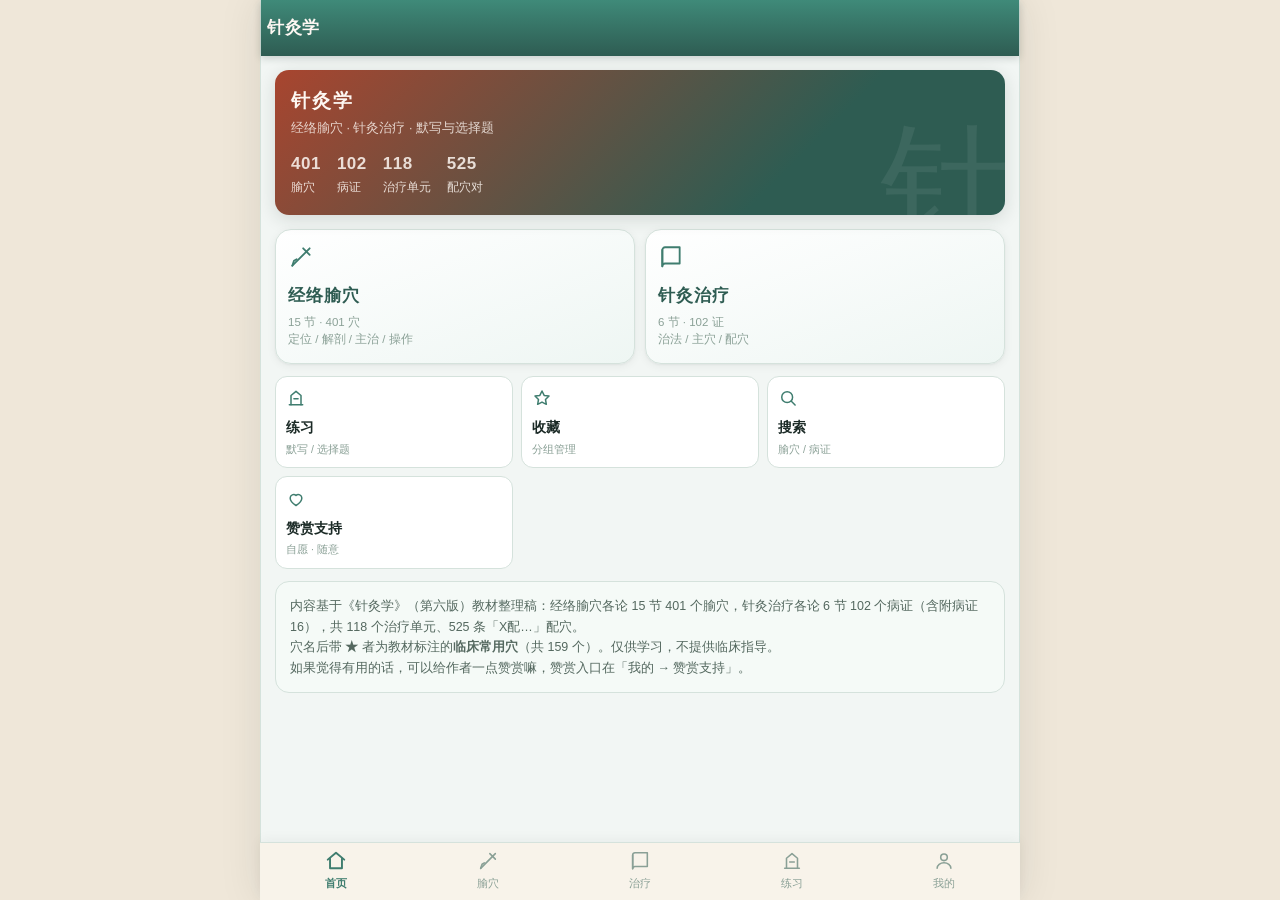
<file: index.html>
<!DOCTYPE html>
<html lang="zh-CN">
<head>
<meta charset="utf-8">
<meta name="viewport" content="width=device-width,initial-scale=1,maximum-scale=1,user-scalable=no,viewport-fit=cover">
<meta name="theme-color" content="#3f7d6f">
<meta name="format-detection" content="telephone=no">
<meta name="description" content="针灸学 · 经络腧穴与针灸治疗卡片（离线可用）">
<title>针灸学</title>
<link rel="stylesheet" href="app.css">
<meta name="apple-mobile-web-app-capable" content="yes">
<meta name="apple-mobile-web-app-status-bar-style" content="default">
<meta name="apple-mobile-web-app-title" content="针灸学">
<meta name="mobile-web-app-capable" content="yes">
<link rel="manifest" href="manifest.webmanifest">
<link rel="apple-touch-icon" sizes="180x180" href="icons/apple-touch-icon.png">
<link rel="icon" type="image/png" sizes="192x192" href="icons/icon-192.png">
</head>
<body>
<div id="app">
  <header id="hd"></header>
  <main id="main"><div class="empty">载入中…</div></main>
  <nav id="tabbar"></nav>
</div>
<div id="toast" aria-live="polite"></div>
<div id="dialog"></div>
<script src="js/version.js"></script>
<script src="data/zhenjiu.js"></script>
<script src="js/core.js"></script>
<script src="js/ui.js"></script>
<script src="js/cards.js"></script>
<script src="js/practice.js"></script>
<script src="js/misc.js"></script>
<script src="js/boot.js"></script>
<script>
/* 针灸学 · 注册 Service Worker（离线可用；失败不影响已缓存资源） */
(function () {
  if (!('serviceWorker' in navigator)) return;
  window.addEventListener('load', function () {
    navigator.serviceWorker.register('sw.js', { scope: './' }).catch(function () {});
  });
})();
</script>
</body>
</html>
</file>
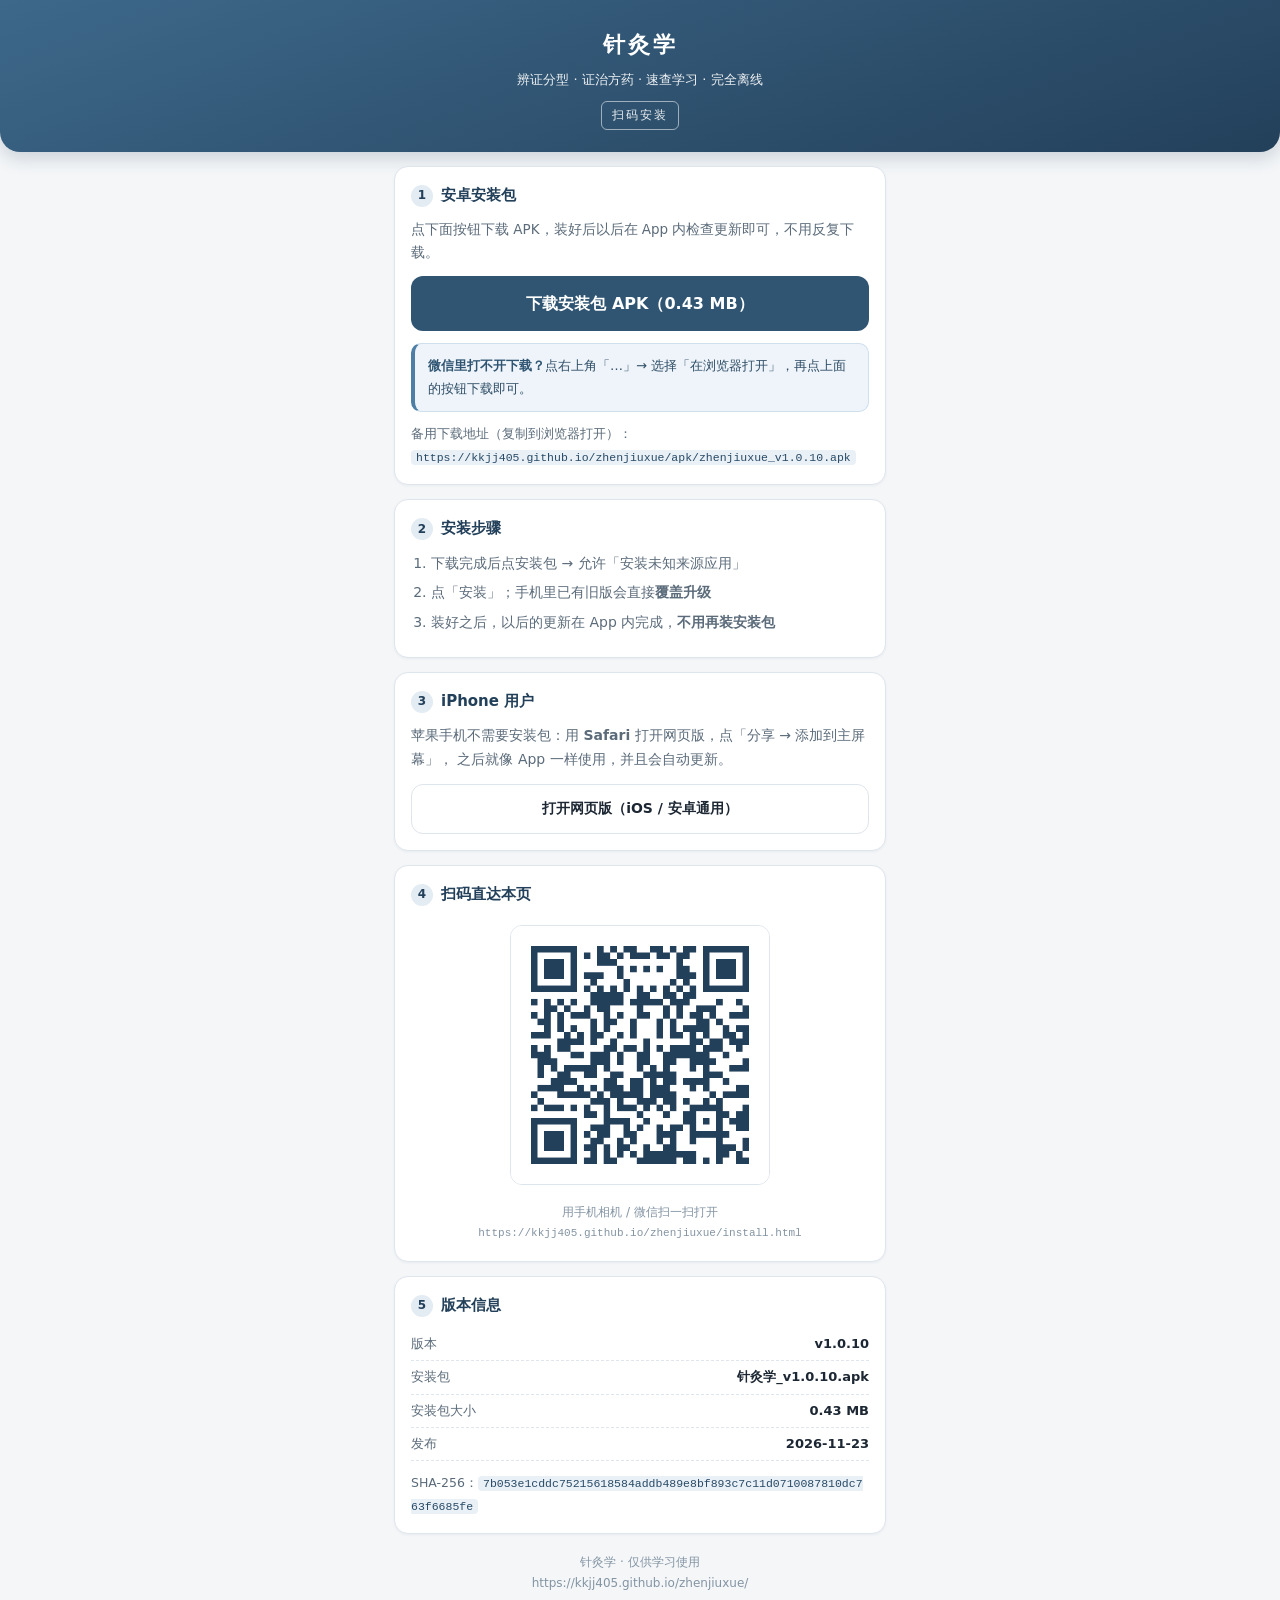
<file: install.html>
<!DOCTYPE html>
<html lang="zh-CN">
<head>
<meta charset="utf-8">
<meta name="viewport" content="width=device-width,initial-scale=1,viewport-fit=cover">
<meta name="theme-color" content="#2f5573">
<title>针灸学 · 扫码安装</title>
<style>
:root{--paper:#f4f6f8;--dai:#2f5573;--dai-d:#23405a;--ink:#1c2733;--ink2:#5b6b7a;--line:#dfe5ec}
*{box-sizing:border-box;-webkit-tap-highlight-color:transparent}
body{margin:0;background:var(--paper);color:var(--ink);
  font:15px/1.7 -apple-system,BlinkMacSystemFont,"PingFang SC","Noto Sans CJK SC","Microsoft YaHei",system-ui,sans-serif;
  -webkit-font-smoothing:antialiased;padding-bottom:34px}
.wrap{max-width:520px;margin:0 auto;padding:0 14px}
header{background:linear-gradient(160deg,#3d688a,#23405a);color:#fff;padding:26px 0 22px;text-align:center;
  border-radius:0 0 20px 20px;box-shadow:0 6px 18px rgba(35,64,90,.20)}
header h1{margin:0 0 6px;font-size:22px;letter-spacing:3px}
header p{margin:0;font-size:13px;opacity:.92}
.card{background:#ffffff;border:1px solid var(--line);border-radius:14px;padding:16px;margin-top:14px;
  box-shadow:0 1px 3px rgba(44,66,84,.05)}
.card h2{margin:0 0 10px;font-size:15px;display:flex;align-items:center;gap:8px;color:var(--dai-d)}
.card h2 i{width:22px;height:22px;border-radius:50%;background:#e3ecf3;color:var(--dai-d);
  font-style:normal;font-size:12px;font-weight:700;display:flex;align-items:center;justify-content:center;flex:0 0 22px}
.btn{display:block;text-align:center;text-decoration:none;border-radius:12px;padding:14px;font-size:16px;font-weight:700;
  background:var(--dai);color:#fff;margin-top:12px}
.btn:active{background:var(--dai-d)}
.btn.ghost{background:#ffffff;color:var(--ink);border:1px solid var(--line);font-weight:600;font-size:14px;padding:12px}
.note{background:#eef4f9;border:1px solid #cfdfec;border-left:4px solid #4d7ea6;border-radius:10px;
  padding:11px 13px;font-size:13px;color:#2f4d67;line-height:1.7;margin-top:12px}
.note b{color:#2f5573}
ol{margin:8px 0 0;padding-left:20px;font-size:14px;color:var(--ink2)}
ol li{margin-bottom:6px}
.qrbox{text-align:center;padding:8px 0 2px}
.qrbox img{width:min(70vw,260px);height:auto;border-radius:12px;border:1px solid var(--line);background:#fff}
.qrbox .tip{font-size:12px;color:#8394a3;margin-top:8px}
.kv{display:flex;justify-content:space-between;font-size:13px;color:var(--ink2);padding:5px 0;border-bottom:1px dashed var(--line)}
.kv:last-child{border-bottom:0}
.kv b{color:var(--ink)}
.meta{font-size:12.5px;color:var(--ink2);margin-top:10px;line-height:1.85;word-break:break-all}
.meta code{background:#e9f0f6;padding:1px 5px;border-radius:4px;font-size:11.5px;color:#284a66}
footer{text-align:center;color:#8394a3;font-size:12px;margin-top:18px;line-height:1.7}
.seal{display:inline-block;margin-top:10px;padding:3px 10px;border:1px solid rgba(255,255,255,.6);border-radius:6px;
  font-size:12px;letter-spacing:2px;opacity:.9}
</style>
</head>
<body>
<header>
  <h1>针灸学</h1>
  <p>辨证分型 · 证治方药 · 速查学习 · 完全离线</p>
  <div class="seal">扫码安装</div>
</header>
<div class="wrap">

  <div class="card">
    <h2><i>1</i>安卓安装包</h2>
    <p style="font-size:13.5px;color:var(--ink2);margin:0 0 6px">
      点下面按钮下载 APK，装好后以后在 App 内检查更新即可，不用反复下载。
    </p>
    <a class="btn" href="apk/zhenjiuxue_v1.0.10.apk" download>下载安装包 APK（0.43 MB）</a>
    <div class="note">
      <b>微信里打不开下载？</b>点右上角「…」→ 选择「在浏览器打开」，再点上面的按钮下载即可。
    </div>
    <div class="meta">备用下载地址（复制到浏览器打开）：<br><code>https://kkjj405.github.io/zhenjiuxue/apk/zhenjiuxue_v1.0.10.apk</code></div>
  </div>

  <div class="card">
    <h2><i>2</i>安装步骤</h2>
    <ol>
      <li>下载完成后点安装包 → 允许「安装未知来源应用」</li>
      <li>点「安装」；手机里已有旧版会直接<b>覆盖升级</b></li>
      <li>装好之后，以后的更新在 App 内完成，<b>不用再装安装包</b></li>
    </ol>
  </div>

  <div class="card">
    <h2><i>3</i>iPhone 用户</h2>
    <p style="font-size:14px;color:var(--ink2);margin:0 0 10px">
      苹果手机不需要安装包：用 <b>Safari</b> 打开网页版，点「分享 → 添加到主屏幕」，
      之后就像 App 一样使用，并且会自动更新。
    </p>
    <a class="btn ghost" href="https://kkjj405.github.io/zhenjiuxue/">打开网页版（iOS / 安卓通用）</a>
  </div>

  <div class="card">
    <h2><i>4</i>扫码直达本页</h2>
    <div class="qrbox">
      <img src="[data-uri]" alt="扫码打开安装页">
      <div class="tip">用手机相机 / 微信扫一扫打开 <br><code style="font-size:11px">https://kkjj405.github.io/zhenjiuxue/install.html</code></div>
    </div>
  </div>

  <div class="card">
    <h2><i>5</i>版本信息</h2>
    <div class="kv"><span>版本</span><b>v1.0.10</b></div>
    <div class="kv"><span>安装包</span><b>针灸学_v1.0.10.apk</b></div>
    <div class="kv"><span>安装包大小</span><b>0.43 MB</b></div>
    <div class="kv"><span>发布</span><b>2026-11-23</b></div>
    <div class="meta">SHA-256：<code>7b053e1cddc75215618584addb489e8bf893c7c11d0710087810dc763f6685fe</code></div>
  </div>

  <footer>
    针灸学 · 仅供学习使用<br>
    https://kkjj405.github.io/zhenjiuxue/
  </footer>
</div>
</body>
</html>
</file>
<file: app.css>
/* 中药学 · 宣纸米色 + 赭石棕 主题 */
:root{
  --paper:#f2f6f4; --paper-2:#e6efeb; --paper-3:#d3e2dc;
  --card:#ffffff; --card-2:#f5faf7;
  --ink:#1b2a26; --ink-2:#54685f; --ink-3:#8aa096;
  --brown:#3f7d6f; --brown-d:#2e5c52; --brown-l:#8fb3a9;
  --red:#a8382f; --red-l:#d08b80;
  --green:#2f7d4e; --green-l:#e4efe4;
  --blue:#3f7d6f; --blue-l:#e8f2ee;
  --line:#d5e2dc; --line-2:#bfd2ca;
  --sd:0 1px 2px rgba(27,42,38,.05), 0 2px 10px rgba(27,42,38,.06);
  --sd-2:0 4px 18px rgba(27,42,38,.14);
  --r:14px; --r-s:10px;
  --hd:56px; --tab:58px;
}
*{box-sizing:border-box;-webkit-tap-highlight-color:transparent}
html,body{margin:0;padding:0;height:100%}
body{
  background:var(--paper-2); color:var(--ink);
  font-family:-apple-system,BlinkMacSystemFont,"PingFang SC","Hiragino Sans GB","Microsoft YaHei","Source Han Sans SC",sans-serif;
  font-size:15px; line-height:1.65; -webkit-text-size-adjust:100%;
  overscroll-behavior-y:none;
}
.serif{font-family:"Songti SC","STSong","Noto Serif SC",Georgia,serif}
#app{
  position:relative; max-width:760px; margin:0 auto; min-height:100%;
  background:var(--paper); box-shadow:0 0 40px rgba(27,42,38,.10);
  display:flex; flex-direction:column;
}
/* ---------- 头部 ---------- */
#hd{
  position:sticky; top:0; z-index:30; height:var(--hd);
  display:flex; align-items:center; gap:6px; padding:0 10px 0 6px;
  background:linear-gradient(180deg,#3f8a79,#2e5c52);
  color:#fdf7f2; box-shadow:0 2px 8px rgba(18,38,32,.20);
  padding-top:env(safe-area-inset-top);
  height:calc(var(--hd) + env(safe-area-inset-top));
}
#hd .hd-title{font-size:17px; font-weight:600; letter-spacing:.5px; flex:1; min-width:0;
  overflow:hidden; text-overflow:ellipsis; white-space:nowrap}
#hd .hd-title small{font-weight:400; opacity:.75; font-size:12px; margin-left:6px}
.hd-btn{
  flex:0 0 auto; height:36px; min-width:36px; padding:0 10px; border:0; border-radius:9px;
  background:rgba(255,255,255,.14); color:#fff; font-size:14px; display:inline-flex;
  align-items:center; justify-content:center; gap:4px; cursor:pointer;
}
.hd-btn:active{background:rgba(255,255,255,.26)}
.hd-btn svg{width:18px;height:18px;fill:none;stroke:currentColor;stroke-width:1.9;stroke-linecap:round;stroke-linejoin:round}
/* ---------- 主体 ---------- */
#main{
  flex:1; padding:14px 14px calc(var(--tab) + env(safe-area-inset-bottom) + 22px);
  min-height:calc(100vh - var(--hd) - var(--tab));
}
#main.has-bar{padding-bottom:calc(var(--tab) + env(safe-area-inset-bottom) + 78px)}
/* ---------- 底部导航 ---------- */
#tabbar{
  position:fixed; left:50%; transform:translateX(-50%); bottom:0; z-index:40;
  width:100%; max-width:760px; height:calc(var(--tab) + env(safe-area-inset-bottom));
  padding-bottom:env(safe-area-inset-bottom);
  display:flex; background:rgba(248,243,234,.97); backdrop-filter:blur(8px);
  border-top:1px solid var(--line); box-shadow:0 -2px 12px rgba(27,42,38,.05);
}
#tabbar a{
  flex:1; display:flex; flex-direction:column; align-items:center; justify-content:center;
  gap:2px; text-decoration:none; color:var(--ink-3); font-size:11px; letter-spacing:.3px;
}
#tabbar a svg{width:22px;height:22px;fill:none;stroke:currentColor;stroke-width:1.7;stroke-linecap:round;stroke-linejoin:round}
#tabbar a.on{color:var(--brown); font-weight:600}
#tabbar a.on svg{stroke-width:2.1}
/* ---------- 通用 ---------- */
svg{flex:0 0 auto; overflow:visible}
.notice .nt svg{width:16px;height:16px;fill:none;stroke:currentColor;stroke-width:1.8;stroke-linecap:round}
.list .li > span svg{width:20px;height:20px;fill:none;stroke:currentColor;stroke-width:1.7;stroke-linecap:round;stroke-linejoin:round}
.btn svg{width:17px;height:17px;fill:none;stroke:currentColor;stroke-width:1.8;stroke-linecap:round;stroke-linejoin:round}
.card{background:var(--card); border:1px solid var(--line); border-radius:var(--r); box-shadow:var(--sd); padding:14px; margin-bottom:12px}
.card.flat{box-shadow:none; background:var(--card-2)}
.row{display:flex; align-items:center; gap:10px}
.row.between{justify-content:space-between}
.row.wrap{flex-wrap:wrap}
.grow{flex:1; min-width:0}
.muted{color:var(--ink-2)}
.dim{color:var(--ink-3)}
.small{font-size:12.5px}
.tiny{font-size:11.5px}
.b{font-weight:600}
.center{text-align:center}
.mt0{margin-top:0}.mt6{margin-top:6px}.mt10{margin-top:10px}.mt14{margin-top:14px}.mt18{margin-top:18px}
.mb0{margin-bottom:0}.mb6{margin-bottom:6px}.mb10{margin-bottom:10px}
.hr{height:1px;background:var(--line);margin:12px 0;border:0}
.empty{padding:44px 16px; text-align:center; color:var(--ink-3); font-size:14px}
.empty .em-ico{font-size:30px; opacity:.5; display:block; margin-bottom:8px}
h1,h2,h3,h4{margin:0 0 8px; line-height:1.35}
h1{font-size:20px}h2{font-size:17px}h3{font-size:15.5px}h4{font-size:14px}
p{margin:0 0 8px}
a{color:var(--brown); text-decoration:none}
/* 按钮 */
.btn{
  display:inline-flex; align-items:center; justify-content:center; gap:5px;
  height:42px; padding:0 18px; border-radius:11px; border:1px solid var(--line-2);
  background:var(--card); color:var(--ink); font-size:15px; font-weight:500;
  cursor:pointer; user-select:none; font-family:inherit;
}
.btn:active{transform:scale(.985); background:var(--card-2)}
.btn.primary{background:linear-gradient(180deg,#3f8a79,#3f7d6f); border-color:#264a41; color:#fff}
.btn.primary:active{background:#2e5c52}
.btn.danger{color:var(--red); border-color:#e6c6c0; background:#f8f1f0}
.btn.ghost{background:transparent; border-color:transparent; color:var(--brown)}
.btn.block{width:100%}
.btn.sm{height:34px; padding:0 12px; font-size:13.5px; border-radius:9px}
.btn.xs{height:28px; padding:0 9px; font-size:12.5px; border-radius:8px}
.btn[disabled]{opacity:.45; pointer-events:none}
.btn.on{background:var(--brown); color:#fff; border-color:var(--brown-d)}
/* 标签/胶囊 */
.chip{display:inline-flex; align-items:center; gap:4px; height:26px; padding:0 10px; border-radius:20px;
  background:var(--paper-2); border:1px solid var(--line); color:var(--brown-d); font-size:12.5px}
.chip.solid{background:#e8f2ee; border-color:#c4d8d1}
.chip.gray{color:var(--ink-2); background:var(--paper-2)}
.chip.on{background:var(--brown); border-color:var(--brown-d); color:#fff}
.badge{display:inline-block; min-width:18px; height:18px; line-height:18px; padding:0 5px; border-radius:9px;
  background:var(--brown); color:#fff; font-size:11px; text-align:center}
.badge.gray{background:var(--line-2); color:var(--ink-2)}
/* 分段控件 */
.seg{display:flex; background:var(--paper-2); border:1px solid var(--line); border-radius:11px; padding:3px; gap:3px}
.seg button{flex:1; height:36px; border:0; border-radius:8px; background:transparent; color:var(--ink-2);
  font-size:14px; font-family:inherit; cursor:pointer}
.seg button.on{background:var(--card); color:var(--brown-d); font-weight:600; box-shadow:0 1px 4px rgba(90,70,40,.12)}
/* 表单 */
.field{margin-bottom:12px}
.field > label{display:block; font-size:13px; color:var(--ink-2); margin-bottom:5px}
.input, textarea.input{
  width:100%; border:1px solid var(--line-2); border-radius:10px; background:var(--card);
  padding:10px 12px; font-size:15px; color:var(--ink); font-family:inherit; line-height:1.6;
  outline:none; -webkit-appearance:none;
}
.input:focus, textarea.input:focus{border-color:var(--brown-l); box-shadow:0 0 0 3px rgba(63,125,111,.15)}
textarea.input{resize:vertical; min-height:88px}
.searchbox{position:relative}
.searchbox .input{padding-left:38px; height:44px}
.searchbox .s-ico{position:absolute; left:12px; top:12px; width:20px; height:20px;
  fill:none; stroke:var(--ink-3); stroke-width:1.9; stroke-linecap:round}
/* 开关 */
.switch{position:relative; width:46px; height:27px; flex:0 0 auto}
.switch input{position:absolute; opacity:0; width:0; height:0}
.switch .sl{position:absolute; inset:0; background:var(--line-2); border-radius:20px; transition:.18s}
.switch .sl:before{content:""; position:absolute; width:21px; height:21px; left:3px; top:3px;
  background:#fff; border-radius:50%; transition:.18s; box-shadow:0 1px 3px rgba(0,0,0,.18)}
.switch input:checked + .sl{background:var(--brown)}
.switch input:checked + .sl:before{transform:translateX(19px)}
/* 复选 */
.ck{display:inline-flex; align-items:center; gap:7px; cursor:pointer; user-select:none}
.ck input{width:18px; height:18px; accent-color:var(--brown); margin:0}
/* 列表 */
.list{background:var(--card); border:1px solid var(--line); border-radius:var(--r); overflow:hidden}
.list .li{display:flex; align-items:center; gap:10px; padding:13px 14px; border-bottom:1px solid var(--line);
  background:var(--card); cursor:pointer}
.list .li:last-child{border-bottom:0}
.list .li:active{background:var(--card-2)}
.list .li .li-t{flex:1; min-width:0}
.list .li .li-t .t{font-size:15px}
.list .li .li-t .s{font-size:12px; color:var(--ink-3); margin-top:1px}
.list .li .arrow{color:var(--line-2); font-size:18px}
/* 目录 */
.chap{margin-bottom:10px; border:1px solid var(--line); border-radius:var(--r); background:var(--card); overflow:hidden}
.chap-hd{display:flex; align-items:center; gap:9px; padding:12px 13px; cursor:pointer; background:var(--card-2)}
.chap-hd .cn{font-size:15px; font-weight:600; color:var(--brown-d); flex:1}
.chap-hd .caret{width:16px;height:16px;stroke:var(--ink-3);fill:none;stroke-width:2;stroke-linecap:round;stroke-linejoin:round;transition:.16s}
.chap.open .caret{transform:rotate(90deg)}
.chap-bd{display:none; padding:4px 0 8px}
.chap.open .chap-bd{display:block}
.sec{padding:6px 13px 2px}
.sec-t{font-size:12.5px; color:var(--ink-3); padding:5px 0 4px; letter-spacing:.4px}
.dr{display:flex; align-items:center; gap:8px; padding:9px 12px; margin:1px 8px; border-radius:9px; cursor:pointer}
.dr:active{background:var(--paper-2)}
.dr .nm{font-size:15.5px; font-family:"Songti SC","STSong","Noto Serif SC",serif; letter-spacing:.5px}
.dr.attach{padding-left:26px}
.dr.attach .nm{font-size:14.5px; color:var(--ink-2)}
.dr .flags{margin-left:auto; display:flex; gap:5px; align-items:center; font-size:11px; color:var(--ink-3)}
.dr .flag{font-size:11.5px}
.dr.hid .nm{text-decoration:line-through; color:var(--ink-3)}
.dr.sel{background:#e6f1ed}
.dr .ck input{width:17px;height:17px}
/* 卡片正文 */
.drug-title{display:flex; align-items:baseline; gap:8px; flex-wrap:wrap}
.drug-title .n{font-size:26px; font-family:"Songti SC","STSong","Noto Serif SC",serif; font-weight:600; letter-spacing:2px}
.drug-title .p{font-size:13px; color:var(--ink-3)}
.sec-block{margin-top:14px}
.sec-label{display:flex; align-items:center; gap:7px; font-size:13px; color:var(--brown);
  font-weight:600; letter-spacing:1px; margin-bottom:6px}
.sec-label:before{content:""; width:3px; height:13px; border-radius:2px; background:var(--brown-l)}
.sec-body{font-size:15.5px; line-height:1.85; color:var(--ink)}
.eff-wrap{display:flex; flex-wrap:wrap; gap:7px}
.eff{background:#f7ebe5; border:1px solid #e6cec4; color:#2e5c52; border-radius:8px; padding:4px 10px; font-size:14.5px}
.app-item{margin-bottom:10px}
.app-t{font-weight:600; color:var(--brown-d); font-size:15px; margin-bottom:2px}
.app-d{font-size:14.6px; line-height:1.8; color:var(--ink); text-align:justify}
.app-tail{font-size:14.4px; line-height:1.8; color:var(--ink-2); margin-top:6px; padding-left:10px; border-left:2px solid var(--line)}
.note-inline{background:#fdf8e9; border:1px solid #e8dcb8; border-radius:10px; padding:10px 12px; color:#6b5420; font-size:13.6px}
.tag-row{display:flex; flex-wrap:wrap; gap:6px}
/* 卡片底部操作 */
.act-row{display:grid; grid-template-columns:repeat(5,1fr); gap:8px; margin-top:16px}
.act{display:flex; flex-direction:column; align-items:center; gap:4px; padding:10px 2px; border:1px solid var(--line);
  border-radius:11px; background:var(--card); color:var(--ink-2); font-size:11.5px; cursor:pointer}
.act:active{background:var(--card-2)}
.act svg{width:20px;height:20px;fill:none;stroke:currentColor;stroke-width:1.8;stroke-linecap:round;stroke-linejoin:round}
.act.on{color:var(--brown); border-color:var(--brown-l); background:#f8ede8}
.act.on svg{stroke:var(--brown)}
.act.red{color:var(--red)}
.pager{display:flex; align-items:center; gap:10px; margin-top:14px}
.pager .btn{flex:1}
.pager .pc{font-size:12px; color:var(--ink-3); min-width:74px; text-align:center}
/* 浮动操作条 */
.fbar{position:fixed; left:50%; transform:translateX(-50%); bottom:calc(var(--tab) + env(safe-area-inset-bottom));
  width:100%; max-width:760px; z-index:35; padding:8px 12px;
  background:rgba(248,243,234,.98); border-top:1px solid var(--line); box-shadow:0 -3px 12px rgba(70,35,20,.07);
  display:flex; gap:8px; align-items:center}
/* 练习 */
.qhead{display:flex; align-items:center; gap:10px; margin-bottom:12px}
.progress{flex:1; height:7px; border-radius:6px; background:var(--paper-3); overflow:hidden}
.progress i{display:block; height:100%; background:linear-gradient(90deg,#d08b6f,#9e3d2f); border-radius:6px; transition:.2s}
.pbar-txt{font-size:12px; color:var(--ink-2); min-width:56px; text-align:right}
.qname{font-size:30px; font-family:"Songti SC","STSong","Noto Serif SC",serif; letter-spacing:3px; text-align:center; margin:10px 0 4px}
.qmeta{text-align:center; font-size:12.5px; color:var(--ink-3); margin-bottom:14px}
.ansbox{background:#f8f1e2; border:1px dashed var(--line-2); border-radius:12px; padding:12px 14px}
.ansbox.ok{background:var(--green-l); border-color:#b9d8bb}
.ansbox .al{font-size:12px; color:var(--green); font-weight:600; margin-bottom:6px; letter-spacing:.5px}
.opt{display:flex; gap:10px; align-items:flex-start; padding:12px 13px; border:1px solid var(--line);
  border-radius:11px; background:var(--card); margin-bottom:9px; cursor:pointer; font-size:15px; line-height:1.6}
.opt:active{background:var(--card-2)}
.opt .oi{flex:0 0 auto; width:22px; height:22px; border-radius:50%; border:1.6px solid var(--line-2);
  color:var(--ink-3); font-size:12.5px; display:flex; align-items:center; justify-content:center; margin-top:1px}
.opt.sel{border-color:var(--brown); background:#f8ebe6}
.opt.sel .oi{background:var(--brown); border-color:var(--brown); color:#fff}
.opt.right{border-color:#86c49a; background:var(--green-l)}
.opt.right .oi{background:var(--green); border-color:var(--green); color:#fff}
.opt.wrong{border-color:#d9a79f; background:#fbf1ef}
.opt.wrong .oi{background:var(--red); border-color:var(--red); color:#fff}
.opt.lock{pointer-events:none}
.opt .ot{flex:1}
/* 首页 */
.hero{position:relative; overflow:hidden; border-radius:var(--r); padding:18px 16px;
  background:linear-gradient(135deg,#a8452f,#2e5c52 70%); color:#fdf7f2; box-shadow:var(--sd-2); margin-bottom:14px}
.hero:after{content:"针"; position:absolute; right:-6px; bottom:-34px; font-size:130px;
  font-family:"Songti SC","STSong",serif; color:rgba(255,255,255,.07); line-height:1}
.hero h1{font-size:19px; letter-spacing:2px; margin-bottom:4px; font-family:"Songti SC","STSong",serif}
.hero p{font-size:12.5px; opacity:.8; margin:0}
.hero .mini{margin-top:12px; display:flex; gap:16px; font-size:11.5px; opacity:.85}
.hero .mini b{display:block; font-size:17px; font-weight:600; opacity:1; letter-spacing:.5px}
.notice{background:#eef6f3; border:1px solid #c4d8d1; border-radius:var(--r); padding:12px 14px; margin-bottom:14px}
.notice .nt{display:flex; align-items:center; gap:6px; font-size:12.5px; color:#2e5c52; font-weight:600; margin-bottom:5px}
.notice .nb{font-size:13.2px; color:#3a4f48; line-height:1.7}
.grid2{display:grid; grid-template-columns:1fr 1fr; gap:10px}
.tile{position:relative; background:var(--card); border:1px solid var(--line); border-radius:13px;
  padding:14px 13px; box-shadow:var(--sd); cursor:pointer; overflow:hidden}
.tile:active{background:var(--card-2)}
.tile .tt{font-size:15.5px; font-weight:600; color:var(--brown-d)}
.tile .ts{font-size:11.8px; color:var(--ink-3); margin-top:3px}
.tile .ti{position:absolute; right:10px; top:12px; font-size:20px; opacity:.35}
.stat-row{display:flex; gap:8px; margin-bottom:14px}
.stat{flex:1; background:var(--card); border:1px solid var(--line); border-radius:11px; padding:10px 6px; text-align:center}
.stat b{display:block; font-size:18px; color:var(--brown-d); letter-spacing:.5px}
.stat span{font-size:11px; color:var(--ink-3)}
/* 弹窗 */
#dialog{position:fixed; inset:0; z-index:80; display:none; align-items:center; justify-content:center;
  background:rgba(40,22,14,.46); padding:24px}
#dialog.on{display:flex}
.dlg{width:100%; max-width:340px; background:var(--card); border-radius:16px; box-shadow:0 12px 40px rgba(18,34,29,.32);
  padding:20px 18px 14px; animation:pop .16s ease-out}
@keyframes pop{from{transform:scale(.94); opacity:.4}to{transform:scale(1); opacity:1}}
.dlg h3{font-size:16.5px; margin-bottom:8px; color:var(--brown-d)}
.dlg .dtxt{font-size:14px; color:var(--ink-2); line-height:1.7; margin-bottom:14px; white-space:pre-wrap}
.dlg .dact{display:flex; gap:8px}
.dlg .dact .btn{flex:1; height:40px; font-size:14.5px}
#toast{position:fixed; left:50%; bottom:calc(var(--tab) + env(safe-area-inset-bottom) + 26px);
  transform:translateX(-50%) translateY(10px); z-index:90; background:rgba(52,26,18,.93); color:#fff;
  font-size:13.5px; padding:9px 16px; border-radius:20px; opacity:0; transition:.2s; pointer-events:none;
  max-width:82%; text-align:center}
#toast.on{opacity:1; transform:translateX(-50%) translateY(0)}
/* 打赏 */
.tip-text{font-size:15.5px; line-height:2; color:#5b4630; text-align:justify;
  background:#fbf5e8; border:1px solid #e8d9bb; border-radius:var(--r); padding:16px 15px}
.qr-wrap{margin-top:16px; text-align:center}
.qr-wrap img{width:min(78%,320px); border-radius:12px; border:1px solid var(--line); background:#fff; box-shadow:var(--sd)}
/* 折叠段 */
.acc{border:1px solid var(--line); border-radius:var(--r); background:var(--card); margin-bottom:10px; overflow:hidden}
.acc-hd{display:flex; align-items:center; gap:8px; padding:12px 13px; cursor:pointer; background:var(--card-2); font-size:14.5px; font-weight:600; color:var(--brown-d)}
.acc-bd{display:none; padding:12px 14px; font-size:14.4px; line-height:1.85; color:var(--ink)}
.acc.open .acc-bd{display:block}
@media (min-width:761px){
  body{background:#efe7d9}
  #app{border-left:1px solid var(--line); border-right:1px solid var(--line)}
}

/* 卡片分页阅读 */
.cpager{display:flex; align-items:center; gap:8px; background:var(--paper-2); border:1px solid var(--line);
  border-radius:10px; padding:6px 8px; margin-top:14px}
.cpager .cpt{flex:1; text-align:center; font-size:12px; color:var(--ink-2)}

/* ===== 方剂学专有样式 ===== */
.act-row.six{grid-template-columns:repeat(3,1fr)}
.fx-compo{font-size:15.5px; line-height:1.9; color:var(--ink)}
.fx-song{font-family:"Songti SC","STSong","Noto Serif SC",serif; font-size:16.5px; line-height:1.95; color:#2e5c52;
  background:#eef6f3; border:1px dashed #c4d8d1; border-radius:10px; padding:10px 12px}
.fx-func{font-size:15px; color:#2e5c52; font-weight:600}
.fx-ind{font-size:15px; line-height:1.85; margin-bottom:6px}
.fx-apply{font-size:14.4px; line-height:1.85; color:var(--ink-2); margin-bottom:6px}
.fx-role{display:flex; gap:10px; margin-bottom:10px; align-items:flex-start}
.fx-badge{flex:0 0 auto; width:26px; height:26px; border-radius:8px; background:#e8f2ee; color:#2e5c52;
  font-weight:700; font-size:14px; display:flex; align-items:center; justify-content:center; border:1px solid #c4d8d1}
.fx-role-body{flex:1; min-width:0}
.fx-line{font-size:14.6px; line-height:1.85; margin-bottom:4px}
.fx-line b{color:#2e5c52; font-weight:600}
.fx-peiwu,.fx-zongkuo{color:var(--ink-2); padding-left:10px; border-left:2px solid var(--line)}
.fx-tag{display:inline-block; font-size:11.5px; color:#2e5c52; background:#e8f2ee; border-radius:6px;
  padding:0 6px; margin-right:6px; border:1px solid #c4d8d1}
.fx-note{font-size:13.8px; color:#7a5a2e; background:#fdf8e9; border:1px solid #e8dcb8; border-radius:9px; padding:9px 11px; line-height:1.75}
.fx-plain{margin-top:8px}
.fx-diff{font-size:14.5px; line-height:1.85; color:var(--ink); margin-bottom:8px}
.fx-diffbox{margin-bottom:12px; padding-bottom:10px; border-bottom:1px dashed var(--line)}
.fx-diffbox:last-child{border-bottom:0; padding-bottom:0; margin-bottom:0}
.fx-difftt{font-weight:600; color:#2e5c52; font-size:14.8px; margin-bottom:3px}
.fx-difftx{font-size:14.2px; line-height:1.82; color:var(--ink)}
.tc-sub{margin-bottom:16px; padding-bottom:12px; border-bottom:1px dashed var(--line)}
.tc-sub:last-child{border-bottom:0}
.tc-sub-hd{font-size:14.5px; font-weight:600; color:#2e5c52; margin-bottom:8px}
.opt-chip{display:inline-flex; align-items:center; height:38px; padding:0 14px; margin:0 8px 8px 0;
  border:1px solid var(--line); border-radius:10px; background:var(--card); color:var(--ink); font-size:14.5px; cursor:pointer}
.opt-chip.sel{border-color:var(--brown); background:#f8ebe6; color:#2e5c52; font-weight:600}
.opt-chip.right{border-color:#86c49a; background:var(--green-l); color:#245c3b}
.opt-chip.wrong{border-color:#d9a79f; background:#fbf1ef; color:#8a3b3b}
.opt-chip.lock{pointer-events:none}
.cmp-slot{border:1px dashed var(--line-2); border-radius:12px; padding:12px 14px; background:var(--card); margin-bottom:10px}
.cmp-slot .cs-t{font-size:12px; color:var(--ink-3); margin-bottom:6px}
.cmp-slot .cs-n{font-size:18px; font-family:"Songti SC","STSong",serif; color:#2e5c52; font-weight:600}
.cmp-sel{width:100%; margin-top:8px; height:42px; border:1px solid var(--line-2); border-radius:10px;
  background:var(--card); font-size:15px; padding:0 10px; color:var(--ink); font-family:inherit}
.cmp-res{margin-top:6px}
.cmp-sec{margin-bottom:12px}
.cmp-lab{font-size:12.5px; color:var(--ink-3); margin-bottom:6px; letter-spacing:.4px}

/* ===== 首页公告折叠 ===== */
.notice .nt{cursor:pointer; user-select:none}
.notice .nb{display:none}
.notice.open .nb{display:block; margin-top:6px}
.notice .ann-tog{font-size:12px; color:var(--ink-3); font-weight:400; margin-left:auto}
.notice .ann-caret{display:inline-flex; width:14px; height:14px; margin-left:4px; transition:transform .18s}
.notice .ann-caret svg{width:14px; height:14px; stroke:var(--ink-3)}
.notice.open .ann-caret{transform:rotate(90deg)}

/* ===== 组成对比：可搜索选择 ===== */
.cmp-slot.on{border-color:var(--brown); box-shadow:0 0 0 3px rgba(63,125,111,.10)}
.cs-pick{display:flex; align-items:center; gap:10px; margin-top:6px; cursor:pointer}
.cs-pick .cs-n{font-size:17px; font-family:"Songti SC","STSong",serif; color:#2e5c52; font-weight:600; flex:1; min-width:0;
  overflow:hidden; text-overflow:ellipsis; white-space:nowrap}
.cs-pick .cs-btn{flex:0 0 auto; font-size:12.5px; color:var(--ink-3); border:1px solid var(--line-2);
  border-radius:8px; padding:3px 9px; background:var(--card)}
.cs-pick:active .cs-btn{border-color:var(--brown-l)}
.pick-list{max-height:52vh; overflow:auto; -webkit-overflow-scrolling:touch; border:1px solid var(--line);
  border-radius:12px; background:var(--card)}
.pick-item{display:flex; align-items:center; gap:8px; padding:11px 13px; border-bottom:1px solid var(--line); cursor:pointer}
.pick-item:last-child{border-bottom:0}
.pick-item:active{background:var(--paper-2)}
.pick-item .pi-n{font-size:15.5px; color:var(--ink); font-family:"Songti SC","STSong",serif; font-weight:600; flex:0 0 auto; max-width:62%;
  overflow:hidden; text-overflow:ellipsis; white-space:nowrap}
.pick-item .pi-s{font-size:12px; color:var(--ink-3); flex:1; min-width:0; overflow:hidden; text-overflow:ellipsis; white-space:nowrap; text-align:right}

/* =================================================================
 *  中医内科学：5 页卡片 / 表格 / 练习 / 首页（2026-11-21）
 * ================================================================= */
.card-main{padding:12px 12px 10px}
.ct-hd{display:flex;align-items:baseline;gap:8px;margin:2px 2px 8px;flex-wrap:wrap}
.ct-name{font-family:"Songti SC","STSong","Noto Serif SC",serif;font-size:21px;font-weight:700;color:var(--brown-d);letter-spacing:1px}
.ct-sub{font-size:12px;color:var(--ink-3)}
.pg-tabs{display:flex;gap:4px;overflow-x:auto;-webkit-overflow-scrolling:touch;padding:2px 0 8px;border-bottom:1px solid var(--line)}
.pg-tab{flex:0 0 auto;display:inline-flex;align-items:center;gap:4px;border:1px solid var(--line);background:var(--card-2);color:var(--ink-2);border-radius:20px;padding:5px 9px;font-size:11.5px;cursor:pointer;font:inherit}
.pg-tab.on{background:var(--brown);border-color:var(--brown-d);color:#fff;font-weight:600}
.pg-i{width:16px;height:16px;border-radius:50%;background:rgba(0,0,0,.06);display:inline-flex;align-items:center;justify-content:center;font-size:10.5px}
.pg-tab.on .pg-i{background:rgba(255,255,255,.22)}
.ct-body{padding-top:6px}
.sec{margin:4px 0 14px}
.sec-h{font-size:14px;font-weight:700;color:var(--brown-d);margin:0 0 6px;padding-left:8px;border-left:3px solid var(--brown-l)}
.rich p{margin:0 0 8px}
.rich-b{font-weight:700;color:var(--brown-d);margin:10px 0 4px;font-size:14.5px}
.rich-ul{margin:4px 0 10px;padding-left:20px}
.rich-ul li{margin:2px 0}
.rich-ol{margin:4px 0 10px}
.ol-i{display:flex;gap:6px;margin:3px 0}
.ol-n{flex:0 0 auto;color:var(--brown);font-weight:600;min-width:18px}
.rich blockquote{margin:8px 0;padding:8px 12px;border-left:3px solid var(--brown-l);background:var(--card-2);color:var(--ink-2);font-size:13.5px;border-radius:0 8px 8px 0}
.rich-h{font-weight:700;color:var(--brown-d);margin:12px 0 6px;font-size:15px}
.rich-h.lv6{font-size:14px;margin-left:4px;padding-left:8px;border-left:3px solid var(--line-2)}
/* 表格：窄屏横向滚动，单元格自动换行（不得截断） */
.tbl-wrap{overflow-x:auto;-webkit-overflow-scrolling:touch;margin:6px 0 10px;border:1px solid var(--line);border-radius:10px}
.tbl-cap{font-size:12.5px;color:var(--ink-2);margin:10px 0 4px;font-weight:600}
.rich table{width:100%;border-collapse:collapse;font-size:12.5px;line-height:1.55}
.rich th,.rich td{border:1px solid var(--line);padding:6px 8px;text-align:left;vertical-align:top;white-space:normal;word-break:break-word}
.rich th{background:var(--card-2);color:var(--ink);font-weight:600}
.rich td.fc{background:#fbfdfc;font-weight:600}
.rich tbody tr:nth-child(even) td{background:#fafcfb}
.rich th:empty:before{content:"\00a0"}
.fl{color:var(--brown-d);font-weight:600}
/* 证治分类 */
.syn{border:1px solid var(--line);border-radius:11px;margin:8px 0;overflow:hidden;background:var(--card)}
.syn-h{display:flex;align-items:center;gap:8px;padding:8px 10px;background:var(--card-2)}
.syn-n{width:20px;height:20px;border-radius:6px;background:var(--brown);color:#fff;font-size:11.5px;display:inline-flex;align-items:center;justify-content:center;flex:0 0 auto}
.syn-t{font-weight:600;color:var(--brown-d);font-size:14.5px}
.syn-b{padding:8px 10px 2px}
.syn-b p{margin:0 0 6px;font-size:13.5px;line-height:1.7}
.syn-b .fj{color:var(--ink-2);font-size:12.8px;background:var(--card-2);padding:7px 9px;border-radius:8px}
.grp{margin:14px 2px 4px;font-weight:700;color:var(--brown-d);font-size:13.5px;padding-left:8px;border-left:3px solid var(--brown)}
/* 附病入口 */
.att-list{display:flex;flex-direction:column;gap:6px}
.att-link{display:flex;align-items:center;justify-content:space-between;border:1px solid var(--line);border-radius:10px;padding:10px 12px;text-decoration:none;color:var(--ink);background:var(--card-2)}
.att-link .at-nm{font-weight:600}
.at-go{color:var(--brown);font-size:12.5px}
/* 页内翻页 + 病证切换 */
.pager{display:flex;align-items:center;gap:10px;margin-top:10px;padding-top:10px;border-top:1px dashed var(--line)}
.pager .btn{flex:1}
.pg-now{font-size:12px;color:var(--ink-3);min-width:80px;text-align:center}
.pager-row{display:flex;gap:8px;margin:10px 2px 0}
.pager-row .btn{flex:1;height:40px}
/* 卡片内面板（笔记/收藏/编辑/隐藏，非弹窗） */
.panel{border:1px solid var(--line-2);border-radius:12px;background:var(--card-2);padding:10px;margin-top:10px}
.p-hd{display:flex;align-items:center;justify-content:space-between;font-weight:700;color:var(--brown-d);margin-bottom:8px}
.p-ft{display:flex;gap:8px;justify-content:flex-end;margin-top:8px}
.textarea{width:100%;min-height:96px;border:1px solid var(--line-2);border-radius:10px;padding:9px 10px;font:inherit;font-size:13.5px;line-height:1.6;background:var(--card);color:var(--ink);resize:vertical;box-sizing:border-box}
.textarea:focus{outline:none;border-color:var(--brown-l);box-shadow:0 0 0 3px rgba(63,125,111,.12)}
.ef{margin:0 0 8px}
.ef label{display:block;font-size:12px;color:var(--ink-3);margin:0 0 3px}
.ef .input{width:100%}
.sy-ed{border:1px solid var(--line);border-radius:10px;padding:6px 8px;margin:6px 0;background:var(--card)}
.sy-ed summary{cursor:pointer;font-weight:600;font-size:13px;color:var(--brown-d)}
.chip.cn-chip{margin-left:6px;height:20px;font-size:11px;padding:0 6px}
/* 首页公告（默认折叠） */
.announce{background:var(--card);border:1px solid var(--line);border-radius:var(--r);margin-bottom:12px;overflow:hidden}
.ann-hd{display:flex;align-items:center;gap:8px;width:100%;border:0;background:var(--card-2);padding:11px 13px;cursor:pointer;font:inherit}
.ann-ic{width:20px;height:20px;border-radius:6px;background:var(--brown);color:#fff;font-size:11px;display:inline-flex;align-items:center;justify-content:center}
.ann-t{font-weight:600;color:var(--brown-d);flex:1;text-align:left;font-size:14px}
.ann-x{font-size:12px;color:var(--ink-3)}
.ann-bd{display:none;padding:10px 13px 12px}
.announce.open .ann-bd{display:block}
.ann-i{display:flex;gap:6px;font-size:13px;color:var(--ink-2);line-height:1.65;margin:4px 0}
.ann-no{color:var(--brown);font-weight:600}
/* 首页入口 */
.entry-grid{display:grid;grid-template-columns:repeat(3,1fr);gap:8px;margin-bottom:12px}
.entry{display:flex;flex-direction:column;align-items:flex-start;gap:2px;background:var(--card);border:1px solid var(--line);border-radius:12px;padding:11px 10px;text-decoration:none;color:var(--ink)}
.entry:active{background:var(--card-2)}
.e-ic svg{width:20px;height:20px;fill:none;stroke:var(--brown);stroke-width:1.8;stroke-linecap:round;stroke-linejoin:round}
.e-t{font-size:13.5px;font-weight:600}
.e-s{font-size:10.5px;color:var(--ink-3);line-height:1.4}
/* 练习：首页 tile / 设置 / 默写 / 选择题 */
.tile-grid{display:grid;grid-template-columns:1fr 1fr;gap:10px;margin-bottom:12px}
.tile-grid .tile{padding:14px 12px;text-decoration:none;color:var(--ink);display:block}
.tile .t-ic{font-size:20px;color:var(--brown);margin-bottom:4px}
.tile .t-t{font-size:14.5px;font-weight:600;color:var(--brown-d)}
.tile .t-s{font-size:11.5px;color:var(--ink-3);margin-top:2px;line-height:1.5}
.pick-list{max-height:300px;overflow:auto;border:1px solid var(--line);border-radius:10px;padding:4px 0}
.pick{display:flex;align-items:center;gap:8px;padding:7px 10px;border-bottom:1px solid var(--line);font-size:14px;cursor:pointer}
.pick:last-child{border-bottom:0}
.pick input{width:17px;height:17px}
.pick .pk-nm{flex:1}
.sub-h{font-weight:700;color:var(--brown-d);margin:12px 0 6px;font-size:14px}
.mo-ta{min-height:110px}
.mo-syn{border:1px solid var(--line);border-radius:10px;padding:8px 10px;margin:8px 0;background:var(--card-2)}
.mo-syn-h{font-weight:600;color:var(--brown-d);margin-bottom:6px;font-size:13px}
.mo-row{display:flex;align-items:center;gap:8px;margin:5px 0}
.mo-row label{flex:0 0 62px;font-size:12.5px;color:var(--ink-2)}
.mo-row .input{flex:1}
.ans-box{margin-top:12px;border:1px solid var(--line-2);border-radius:12px;padding:10px;background:var(--card-2)}
.ans-h{font-weight:700;color:var(--brown-d);margin-bottom:6px}
.ans-sec{margin:6px 0}
.ans-t{font-weight:600;color:var(--ink);margin:6px 0 4px}
.ans-syn{border-top:1px dashed var(--line);padding:6px 0}
.as-nm{font-weight:600;color:var(--brown-d)}
.as-row{font-size:13px;line-height:1.6}
.as-more{margin-top:4px}
.as-more summary{cursor:pointer;font-size:12px;color:var(--brown)}
.q{border:1px solid var(--line);border-radius:11px;padding:10px;margin:10px 0;background:var(--card)}
.q-hd{display:flex;align-items:center;gap:8px;margin-bottom:6px;flex-wrap:wrap}
.q-nm{font-weight:700;color:var(--brown-d);font-size:15px}
.q-tag{display:inline-block;font-size:10.5px;color:#fff;background:var(--brown);border-radius:6px;padding:1px 6px;margin-right:6px;vertical-align:1px}
.q-stem{font-size:13.8px;line-height:1.65;margin-bottom:8px}
.q-quote{color:var(--ink-2)}
.q-opts{display:flex;flex-direction:column;gap:6px}
.q-opt{display:flex;gap:8px;align-items:flex-start;text-align:left;border:1px solid var(--line);border-radius:9px;background:var(--card);padding:8px 10px;font:inherit;font-size:13.3px;line-height:1.55;cursor:pointer;color:var(--ink)}
.q-opt[disabled]{opacity:.92;cursor:default}
.q-opt.chosen{border-color:var(--brown);background:#eef4f9}
.q-opt.right{border-color:var(--green);background:#eef7f0}
.q-opt.wrong{border-color:var(--red);background:#fbf1f0}
.q-lt{flex:0 0 auto;width:18px;height:18px;border-radius:50%;background:var(--card-2);border:1px solid var(--line-2);font-size:11px;display:inline-flex;align-items:center;justify-content:center;color:var(--ink-2)}
.q-opt.chosen .q-lt{background:var(--brown);border-color:var(--brown);color:#fff}
.q-opt.right .q-lt{background:var(--green);border-color:var(--green);color:#fff}
.q-opt.wrong .q-lt{background:var(--red);border-color:var(--red);color:#fff}
.q-ft{display:flex;justify-content:flex-end;margin-top:8px}
.q-res{margin-top:8px;font-size:13px;font-weight:600}
.q-res.ok{color:var(--green)}
.q-res.bad{color:var(--red)}
.pbar{height:6px;border-radius:4px;background:var(--paper-2);margin-top:7px;overflow:hidden}
.pbar i{display:block;height:100%;background:linear-gradient(90deg,#3d6f96,#2f5573);border-radius:4px;transition:width .25s}
.draft-row{display:flex;align-items:center;gap:8px;padding:8px 0;border-top:1px solid var(--line)}
.draft-row .d-t{font-weight:600;font-size:13.5px}
/* 收藏行 */
.fav-row{display:flex;align-items:center;gap:6px;padding:9px 2px;border-top:1px solid var(--line);text-decoration:none;color:var(--ink)}
.fav-row:first-of-type{border-top:0}
.fav-row .fav-nm{color:var(--ink);text-decoration:none;font-size:14.5px}
.fav-row .fav-nm:active{opacity:.7}
/* 打赏 */
.tip-card{padding:18px 16px;text-align:center}
.tip-t{font-size:14.5px;line-height:1.9;text-align:left;color:var(--ink);margin:0 0 6px}
.qr-wrap{margin:14px auto;width:200px;height:200px;border:1px solid var(--line);border-radius:12px;overflow:hidden;background:#fff}
.qr-img{width:100%;height:100%;object-fit:contain;display:block}
/* 我的 */
.me-card{display:flex;align-items:center;gap:12px}
.me-av{width:46px;height:46px;border-radius:12px;background:var(--brown);color:#fff;font-family:"Songti SC",serif;font-size:22px;display:flex;align-items:center;justify-content:center}
.me-nm{font-weight:700;font-size:16px;color:var(--brown-d)}
.li-ic svg{width:19px;height:19px;fill:none;stroke:var(--brown);stroke-width:1.7;stroke-linecap:round;stroke-linejoin:round}
.list .li .li-t{font-size:14.5px;font-weight:500;display:block}
.list .li .li-s{font-size:11.5px;color:var(--ink-3);display:block}
.list .li .grow{display:flex;flex-direction:column;min-width:0}
.tbl-wrap table{min-width:100%}
/* 练习选择题：证型分组标题 / 分隔线 */
.q-syn{display:flex;align-items:center;gap:8px;margin:16px 0 6px}
.q-syn-n{flex:0 0 auto;font-size:11px;color:#fff;background:var(--brown);border-radius:6px;padding:2px 7px;font-weight:600}
.q-syn-t{font-weight:700;color:var(--brown-d);font-size:14.5px}
.q-sep{border:0;border-top:1px dashed var(--line-2);margin:16px 0 0}

/* ================= 针灸学：双板块首页 / 腧穴卡 / 治疗单元 ================= */
.big-grid{display:grid;grid-template-columns:1fr 1fr;gap:10px;margin-bottom:12px}
.big{display:flex;flex-direction:column;gap:4px;background:linear-gradient(160deg,#ffffff,#eef6f3);
  border:1px solid var(--line);border-radius:16px;padding:14px 12px;text-decoration:none;color:var(--ink);
  box-shadow:var(--sd)}
.big:active{transform:scale(.99)}
.big-ic svg{width:26px;height:26px;fill:none;stroke:var(--brown);stroke-width:1.7;stroke-linecap:round;stroke-linejoin:round}
.big-t{font-size:17px;font-weight:700;color:var(--brown-d);font-family:"Songti SC","STSong",serif;letter-spacing:1px}
.big-s{font-size:11.5px;color:var(--ink-3);line-height:1.5}
.meta-row{display:flex;flex-wrap:wrap;gap:6px;margin:2px 2px 10px}
.star-chip{background:#fdf5e3;border-color:#e8d5ab;color:#8a6a2f}
.code{color:var(--ink-3);font-size:11px;font-variant-numeric:tabular-nums}
.sub-grp{margin:10px 12px 2px;font-size:11.5px;color:var(--ink-3);font-weight:600}
.pick-grp{position:sticky;top:0;background:var(--card-2);color:var(--brown-d);font-size:12px;font-weight:700;
  padding:6px 10px;border-bottom:1px solid var(--line);z-index:1}
.kv{border:1px solid var(--line);border-radius:10px;overflow:hidden;margin:4px 0 8px}
.kv-row{display:flex;gap:10px;padding:6px 9px;border-bottom:1px solid var(--line);font-size:13.3px}
.kv-row:last-child{border-bottom:0}
.kv-k{flex:0 0 96px;font-weight:600;color:var(--brown-d)}
.kv-v{flex:1;min-width:0}
.unit{border:1px solid var(--line);border-radius:12px;padding:9px 11px;margin:8px 0;background:var(--card)}
.unit-hd{display:flex;align-items:center;gap:8px;margin-bottom:6px}
.unit-n{width:20px;height:20px;border-radius:6px;background:var(--brown);color:#fff;font-size:11.5px;
  display:inline-flex;align-items:center;justify-content:center;flex:0 0 auto}
.unit-t{font-weight:700;color:var(--brown-d);font-size:14.5px}
.link{color:var(--brown);text-decoration:none}
.tile .t-ic{font-size:20px;color:var(--brown);margin-bottom:2px}

.luo{border:1px solid var(--line);border-radius:10px;padding:8px 10px;margin:8px 0;background:var(--card)}
.luo-h{display:flex;gap:8px;align-items:center;margin-bottom:4px}
.luo-n{width:20px;height:20px;border-radius:6px;background:var(--brown);color:#fff;font-size:11px;display:inline-flex;align-items:center;justify-content:center}
.luo-t{font-weight:600;color:var(--brown-d);font-size:13.5px}
.luo p{margin:0;font-size:13px;line-height:1.7}
/* 练习范围：按目录折叠 + 整节批量 */
.pick-chap{border-bottom:1px solid var(--line)}
.pick-chap:last-child{border-bottom:0}
.pc-hd{display:flex;align-items:center;gap:8px;padding:9px 10px;background:var(--card-2);
  cursor:pointer;user-select:none;position:sticky;top:0;z-index:1}
.pc-hd:active{background:var(--paper-3)}
.pc-caret{color:var(--brown);font-size:11px;transition:transform .15s;flex:0 0 auto}
.pick-chap.open .pc-caret{transform:rotate(90deg)}
.pc-name{flex:1;min-width:0;font-size:13px;font-weight:600;color:var(--brown-d);
  overflow:hidden;text-overflow:ellipsis;white-space:nowrap}
.pc-cnt{font-size:11px;color:var(--ink-3);flex:0 0 auto}
.pc-cnt b{color:var(--brown);font-size:11.5px}
.pc-all{flex:0 0 auto;display:flex;align-items:center;padding:2px 4px}
.pc-all input{width:17px;height:17px;accent-color:var(--brown)}
.pc-bd{display:none;padding:2px 0 6px}
.pick-chap.open .pc-bd{display:block}
/* 目录说明（★ 临床常用穴） */
.legend{margin:0 4px 10px;padding:8px 10px;border-radius:10px;background:var(--card-2);
  border:1px solid var(--line);color:var(--ink-2);font-size:12px;line-height:1.6}
.legend b{color:var(--brown-d)}
/* 空内容：教材中未提及 */
.empty.miss{color:var(--ink-3)}
.empty.miss .em-ico{font-size:22px;opacity:.6}
</file>
